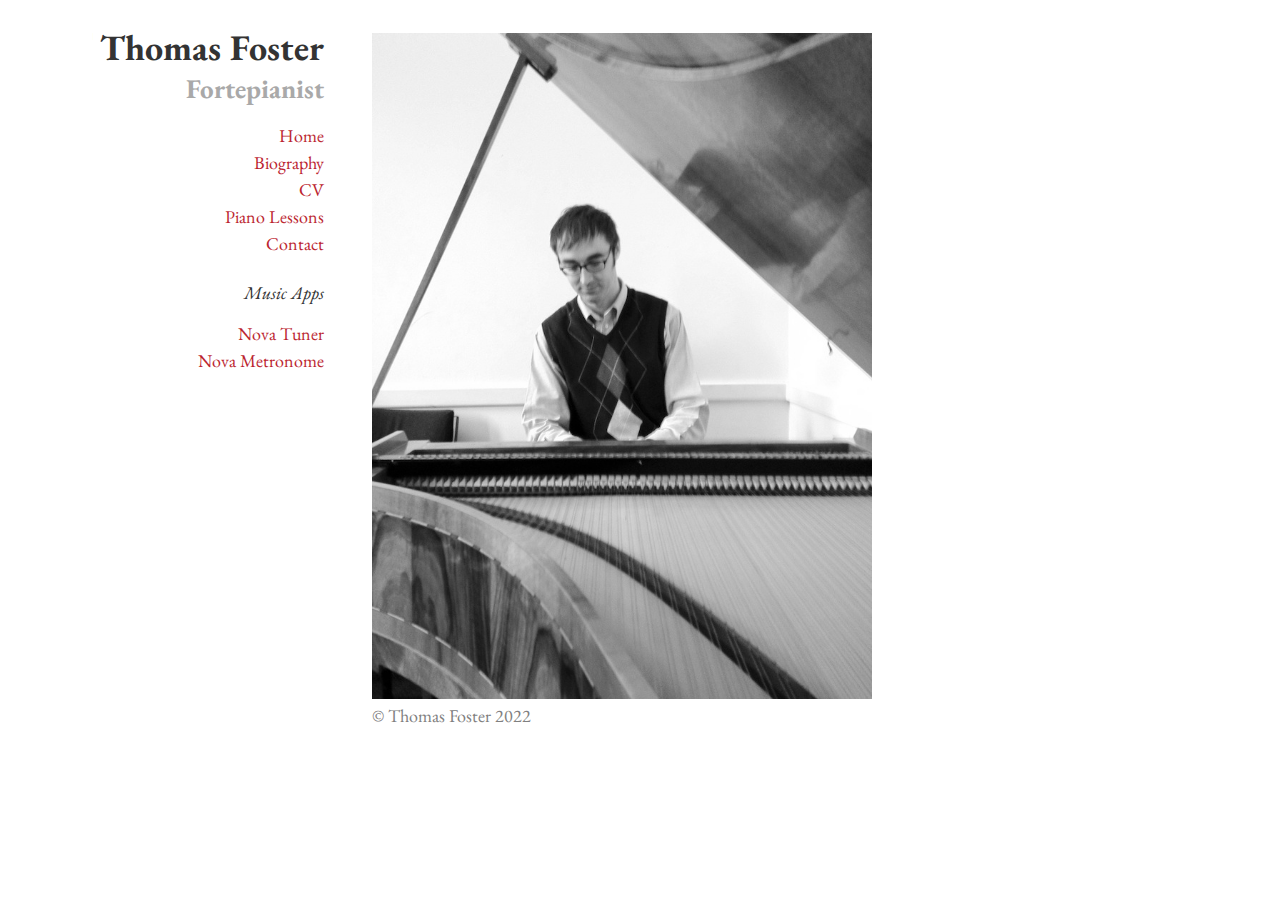
<file: public/index.html>
<!DOCTYPE html>
<html>
  <head>
    <title>Thomas Foster, fortepianist</title>
    <link href="sh.css" type="text/css" rel="stylesheet">
    <link href="https://fonts.googleapis.com/css?family=EB+Garamond:400,400i,700" rel="stylesheet">
  </head>
  <body>
    <div class="nav">
      <h1 class="title">Thomas Foster</h1>
      <h2 class="subtitle">Fortepianist</h2>
      <nav>
        <ul>
          <li> <a href="index.html">Home</a></li>
          <li><a href="bio.html">Biography</a></li>
          <li> <a href="cv.html">CV</a></li>
          <li> <a href="https://portersquarepiano.com" target="_blank">Piano Lessons</a></li>
          <li> <a href="contact.html">Contact</a></li>
        </ul>
      </nav>
      <p class="section">Music Apps</p>
      <nav> 
        <ul> 
          <li> <a href="novatuner.html">Nova Tuner</a></li>
          <li> <a href="novametronome.html">Nova Metronome</a></li>
        </ul>
      </nav>
    </div>
    <div class="content"><img class="resize" src="assets/photos/bw.jpg" alt="Thomas playing a fortepiano">
      <p class="copy">&copy; Thomas Foster 2022</p>
    </div>
  </body>
</html>
</file>
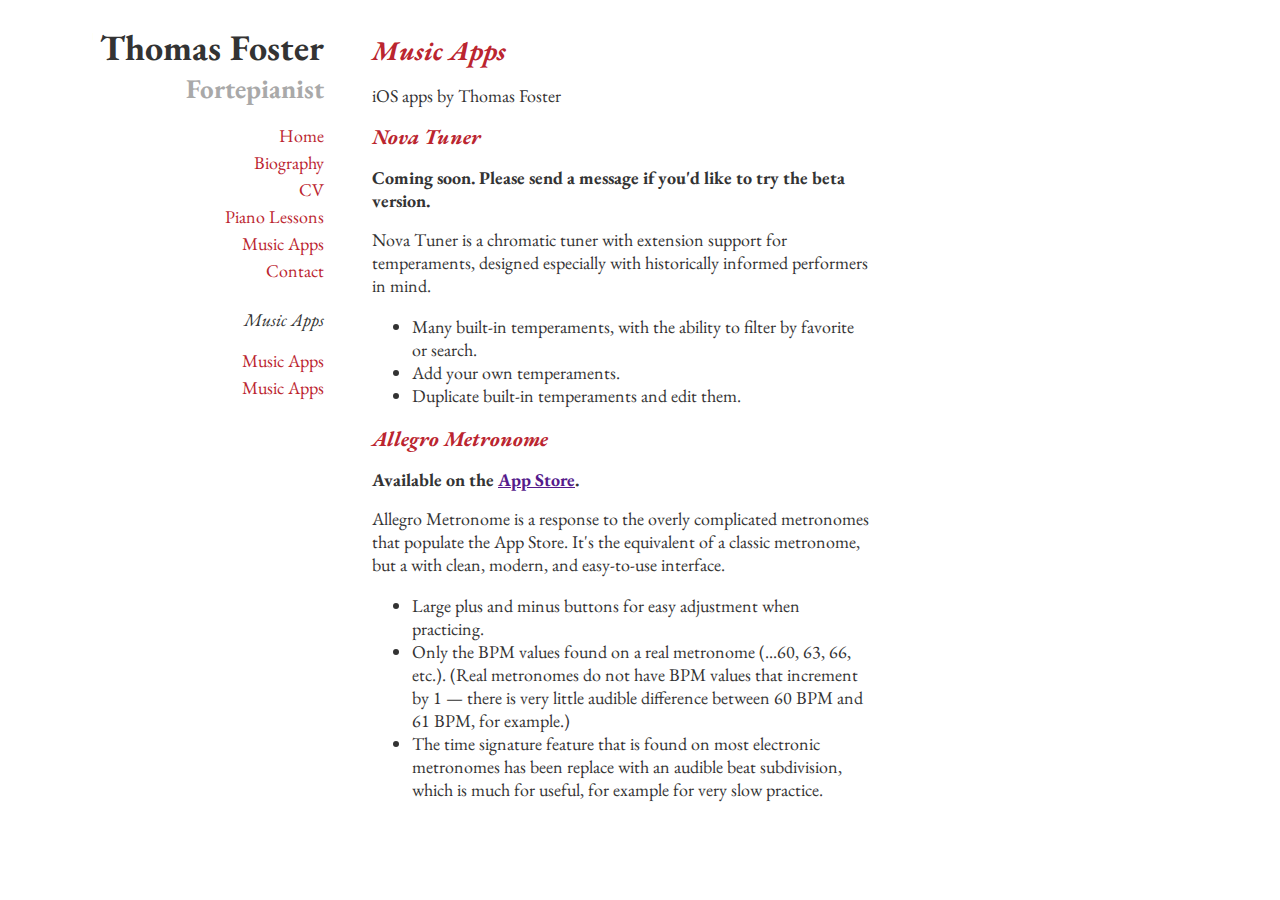
<file: public/apps.html>
<!DOCTYPE html>
<html>
  <head>
    <title>Thomas Foster, fortepianist</title>
    <link href="sh.css" type="text/css" rel="stylesheet">
    <link href="https://fonts.googleapis.com/css?family=EB+Garamond:400,400i,700" rel="stylesheet">
  </head>
  <body>
    <div class="nav">
      <h1 class="title">Thomas Foster</h1>
      <h2 class="subtitle">Fortepianist</h2>
      <nav>
        <ul>
          <li> <a href="index.html">Home</a></li>
          <li><a href="bio.html">Biography</a></li>
          <li> <a href="cv.html">CV</a></li>
          <li> <a href="https://portersquarepiano.com" target="_blank">Piano Lessons</a></li>
          <li> <a href="apps.html">Music Apps</a></li>
          <li> <a href="contact.html">Contact</a></li>
        </ul>
      </nav>
      <p class="section">Music Apps</p>
      <nav> 
        <ul> 
          <li> <a href="apps.html">Music Apps</a></li>
          <li> <a href="apps.html">Music Apps</a></li>
        </ul>
      </nav>
    </div>
    <div class="content">
      <h2>Music Apps</h2>
      <p>iOS apps by Thomas Foster</p>
      <h3>Nova Tuner</h3>
      <p> <strong>Coming soon. Please send a message if you'd like to try the beta version.</strong></p>
      <p>Nova Tuner is a chromatic tuner with extension support for temperaments, designed especially with historically informed performers in mind.</p>
      <ul> 
        <li>Many built-in temperaments, with the ability to filter by favorite or search.</li>
        <li>Add your own temperaments.</li>
        <li>Duplicate built-in temperaments and edit them.</li>
      </ul>
      <h3>Allegro Metronome</h3>
      <p> <strong>Available on the <a href="">App Store</a>.</strong></p>
      <p>
        Allegro Metronome is a response to the overly complicated metronomes that populate the App 
        Store. It's the equivalent of a classic metronome, but a with clean, modern, and easy-to-use interface.
      </p>
      <ul> 
        <li>Large plus and minus buttons for easy adjustment when practicing.</li>
        <li>Only the BPM values found on a real metronome (...60, 63, 66, etc.). (Real metronomes do not have BPM values that increment by 1 &mdash; there is very little audible difference between 60 BPM and 61 BPM, for example.)</li>
        <li>The time signature feature that is found on most electronic metronomes has been replace with an audible beat subdivision, which is much for useful, for example for very slow practice.</li>
      </ul>
    </div>
  </body>
</html>
</file>
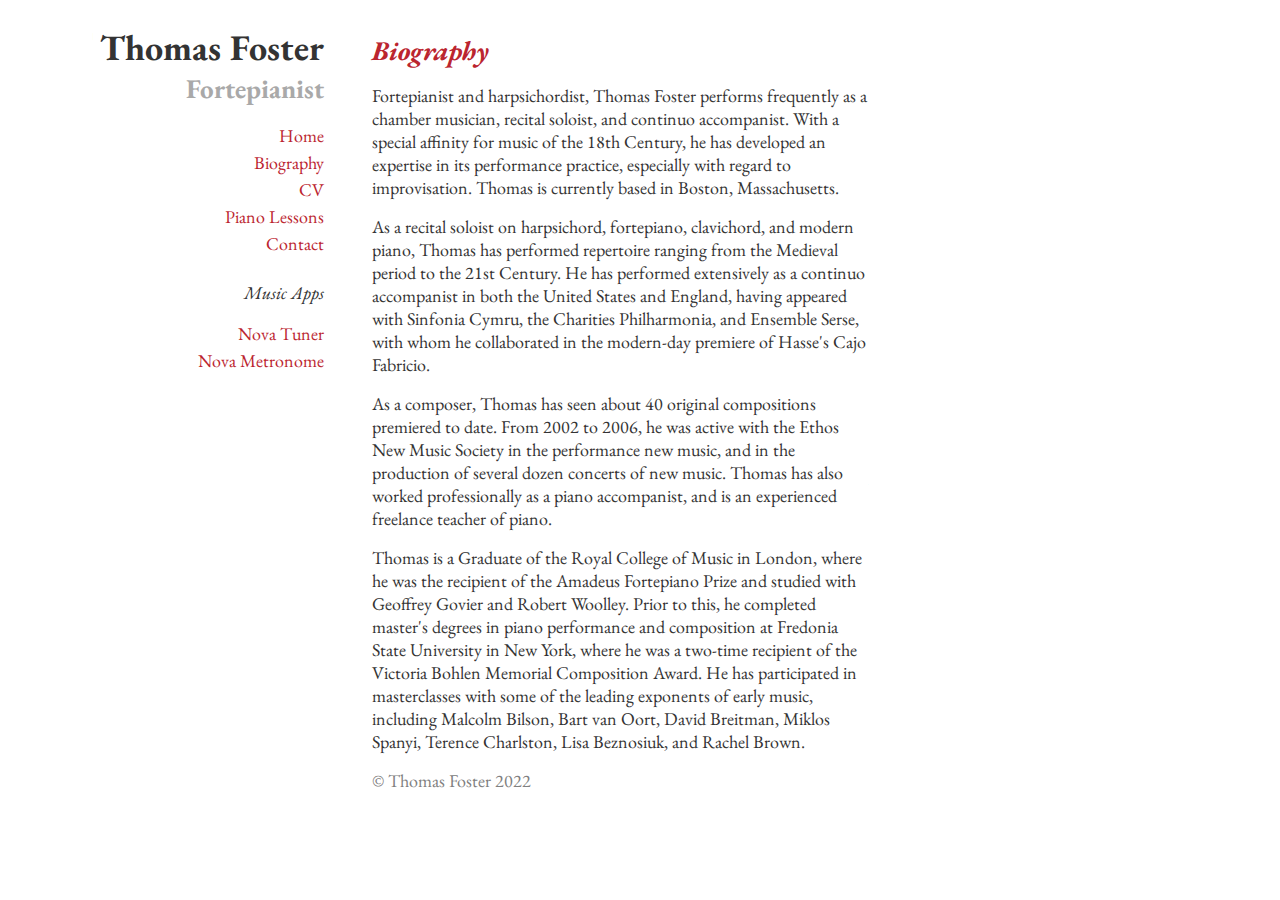
<file: public/bio.html>
<!DOCTYPE html>
<html>
  <head>
    <title>Thomas Foster, fortepianist</title>
    <link href="sh.css" type="text/css" rel="stylesheet">
    <link href="https://fonts.googleapis.com/css?family=EB+Garamond:400,400i,700" rel="stylesheet">
  </head>
  <body>
    <div class="nav">
      <h1 class="title">Thomas Foster</h1>
      <h2 class="subtitle">Fortepianist</h2>
      <nav>
        <ul>
          <li> <a href="index.html">Home</a></li>
          <li><a href="bio.html">Biography</a></li>
          <li> <a href="cv.html">CV</a></li>
          <li> <a href="https://portersquarepiano.com" target="_blank">Piano Lessons</a></li>
          <li> <a href="contact.html">Contact</a></li>
        </ul>
      </nav>
      <p class="section">Music Apps</p>
      <nav> 
        <ul> 
          <li> <a href="novatuner.html">Nova Tuner</a></li>
          <li> <a href="novametronome.html">Nova Metronome</a></li>
        </ul>
      </nav>
    </div>
    <div class="content">
      <h2>Biography</h2>
      <p>Fortepianist and harpsichordist, Thomas Foster performs frequently as a chamber musician, recital soloist, and continuo accompanist. With a special affinity for music of the 18th Century, he has developed an expertise in its performance practice, especially with regard to improvisation. Thomas is currently based in Boston, Massachusetts.</p>
      <p>As a recital soloist on harpsichord, fortepiano, clavichord, and modern piano, Thomas has performed repertoire ranging from the Medieval period to the 21st Century. He has performed extensively as a continuo accompanist in both the United States and England, having appeared with Sinfonia Cymru, the Charities Philharmonia, and Ensemble Serse, with whom he collaborated in the modern-day premiere of Hasse's Cajo Fabricio.</p>
      <p>
        As a composer, Thomas has seen about 40 original compositions premiered to date. From 2002 to 2006, he was active with the Ethos New Music Society in the performance new music, and in the production of several dozen concerts of new music. Thomas has also worked professionally as a piano accompanist, and is an experienced freelance teacher of piano.
        
      </p>
      <p>
        Thomas is a Graduate of the Royal College of Music in London, where he was the recipient of the Amadeus Fortepiano Prize and studied with Geoffrey Govier and Robert Woolley. Prior to this, he completed master's degrees in piano performance and composition at Fredonia State University in New York, where he was a two-time recipient of the Victoria Bohlen Memorial Composition Award. He has participated in masterclasses with some of the leading exponents of early music, including Malcolm Bilson, Bart van Oort, David Breitman, Miklos Spanyi, Terence Charlston, Lisa Beznosiuk, and Rachel Brown.
        
      </p>
      <p class="copy">&copy; Thomas Foster 2022</p>
    </div>
  </body>
</html>
</file>
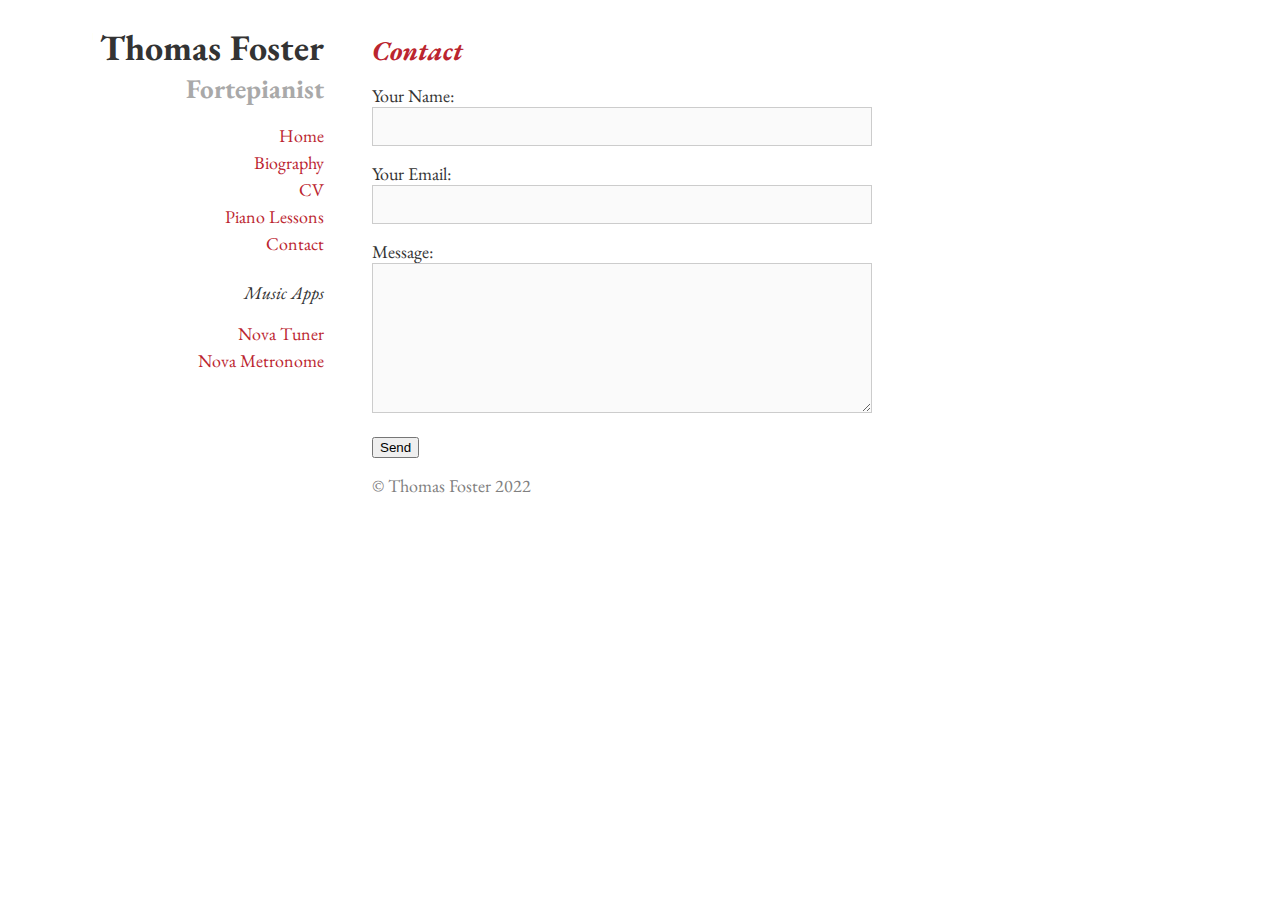
<file: public/contact.html>
<!DOCTYPE html>
<html>
  <head>
    <title>Thomas Foster, fortepianist</title>
    <link href="sh.css" type="text/css" rel="stylesheet">
    <link href="https://fonts.googleapis.com/css?family=EB+Garamond:400,400i,700" rel="stylesheet">
  </head>
  <body>
    <div class="nav">
      <h1 class="title">Thomas Foster</h1>
      <h2 class="subtitle">Fortepianist</h2>
      <nav>
        <ul>
          <li> <a href="index.html">Home</a></li>
          <li><a href="bio.html">Biography</a></li>
          <li> <a href="cv.html">CV</a></li>
          <li> <a href="https://portersquarepiano.com" target="_blank">Piano Lessons</a></li>
          <li> <a href="contact.html">Contact</a></li>
        </ul>
      </nav>
      <p class="section">Music Apps</p>
      <nav> 
        <ul> 
          <li> <a href="novatuner.html">Nova Tuner</a></li>
          <li> <a href="novametronome.html">Nova Metronome</a></li>
        </ul>
      </nav>
    </div>
    <div class="content">
      <h2>Contact</h2>
      <form name="contact" method="POST" data-netlify="true">
        <p>
          <label>Your Name:
            <input type="text" name="name">
          </label>
        </p>
        <p> 
          <label>Your Email: 
            <input type="email" name="email">
          </label>
        </p>
        <p> 
          <label>Message:
            <textarea name="message"></textarea>
          </label>
        </p>
        <p>
          <button type="submit">Send</button>
        </p>
      </form>
      <p class="copy">&copy; Thomas Foster 2022</p>
    </div>
  </body>
</html>
</file>
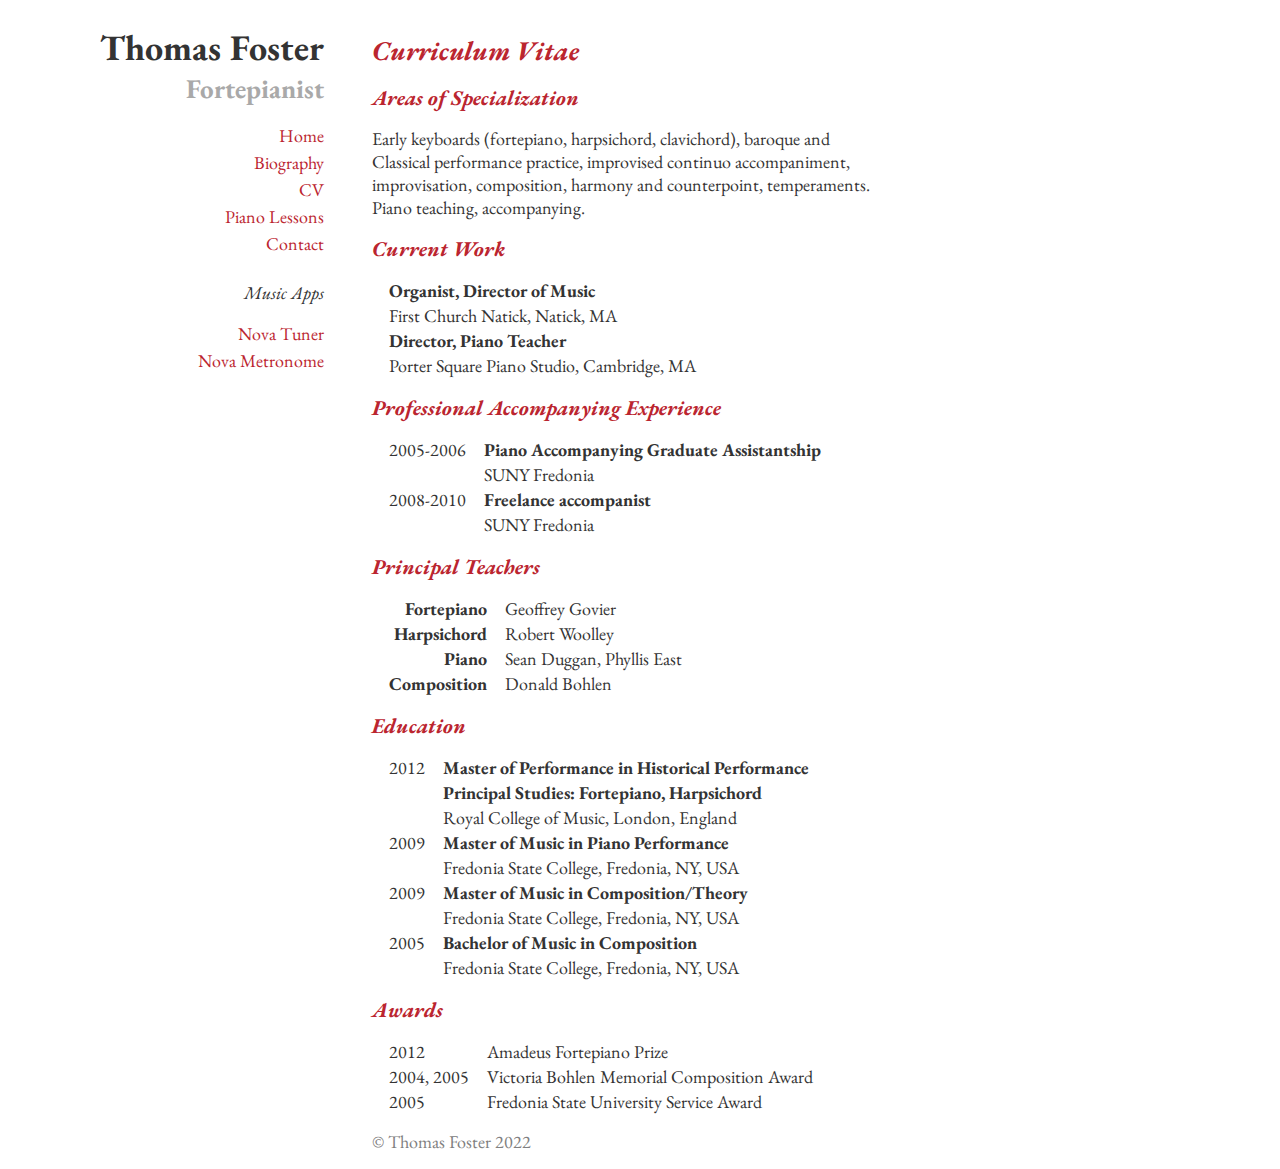
<file: public/cv.html>
<!DOCTYPE html>
<html>
  <head>
    <title>Thomas Foster, fortepianist</title>
    <link href="sh.css" type="text/css" rel="stylesheet">
    <link href="https://fonts.googleapis.com/css?family=EB+Garamond:400,400i,700" rel="stylesheet">
  </head>
  <body>
    <div class="nav">
      <h1 class="title">Thomas Foster</h1>
      <h2 class="subtitle">Fortepianist</h2>
      <nav>
        <ul>
          <li> <a href="index.html">Home</a></li>
          <li><a href="bio.html">Biography</a></li>
          <li> <a href="cv.html">CV</a></li>
          <li> <a href="https://portersquarepiano.com" target="_blank">Piano Lessons</a></li>
          <li> <a href="contact.html">Contact</a></li>
        </ul>
      </nav>
      <p class="section">Music Apps</p>
      <nav> 
        <ul> 
          <li> <a href="novatuner.html">Nova Tuner</a></li>
          <li> <a href="novametronome.html">Nova Metronome</a></li>
        </ul>
      </nav>
    </div>
    <div class="content">
      <h2>Curriculum Vitae</h2>
      <h3>Areas of Specialization </h3>
      <p>
        Early keyboards (fortepiano, harpsichord, clavichord), baroque and Classical performance practice, improvised continuo accompaniment, improvisation, composition, harmony and counterpoint, temperaments. Piano teaching, accompanying.
        
      </p>
      <h3>Current Work</h3>
      <table>
        <tr>
          <td> <strong>Organist, Director of Music</strong></td>
        </tr>
        <tr>
          <td>First Church Natick, Natick, MA</td>
        </tr>
        <tr>
          <td><strong>Director, Piano Teacher</strong></td>
        </tr>
        <tr>
          <td>Porter Square Piano Studio, Cambridge, MA</td>
        </tr>
      </table>
      <h3>Professional Accompanying Experience </h3>
      <table>
        <tr>
          <td>2005-2006</td>
          <td> <strong>Piano Accompanying Graduate Assistantship</strong></td>
        </tr>
        <tr>
          <td></td>
          <td>SUNY Fredonia</td>
        </tr>
        <tr>
          <td>2008-2010</td>
          <td> <strong>Freelance accompanist</strong></td>
        </tr>
        <tr> 
          <td> </td>
          <td>SUNY Fredonia</td>
        </tr>
      </table>
      <h3>Principal Teachers </h3>
      <table class="teacher-table">
        <tr>
          <td>Fortepiano </td>
          <td>Geoffrey Govier </td>
        </tr>
        <tr>
          <td>Harpsichord</td>
          <td>Robert Woolley </td>
        </tr>
        <tr>
          <td>Piano</td>
          <td>Sean Duggan, Phyllis East </td>
        </tr>
        <tr>
          <td>Composition </td>
          <td>Donald Bohlen </td>
        </tr>
      </table>
      <h3> Education</h3>
      <table id="education-table">
        <tr>
          <td> 2012 </td>
          <td> <strong>Master of Performance in Historical Performance</strong></td>
        </tr>
        <tr>
          <td></td>
          <td> <strong>Principal Studies: Fortepiano, Harpsichord</strong></td>
        </tr>
        <tr>
          <td></td>
          <td> Royal College of Music, London, England </td>
        </tr>
        <tr>
          <td> 2009 </td>
          <td> <strong>Master of Music in Piano Performance</strong></td>
        </tr>
        <tr>
          <td></td>
          <td> Fredonia State College, Fredonia, NY, USA </td>
        </tr>
        <tr>
          <td> 2009 </td>
          <td> <strong>Master of Music in Composition/Theory </strong></td>
        </tr>
        <tr>
          <td></td>
          <td> Fredonia State College, Fredonia, NY, USA </td>
        </tr>
        <tr>
          <td> 2005 </td>
          <td> <strong>Bachelor of Music in Composition </strong></td>
        </tr>
        <tr>
          <td></td>
          <td> Fredonia State College, Fredonia, NY, USA </td>
        </tr>
      </table>
      <h3> Awards </h3>
      <table>
        <tr>
          <td>2012</td>
          <td>Amadeus Fortepiano Prize</td>
        </tr>
        <tr>
          <td>2004, 2005</td>
          <td>Victoria Bohlen Memorial Composition Award</td>
        </tr>
        <tr>
          <td>2005</td>
          <td>Fredonia State University Service Award</td>
        </tr>
      </table>
      <p class="copy">&copy; Thomas Foster 2022</p>
    </div>
  </body>
</html>
</file>
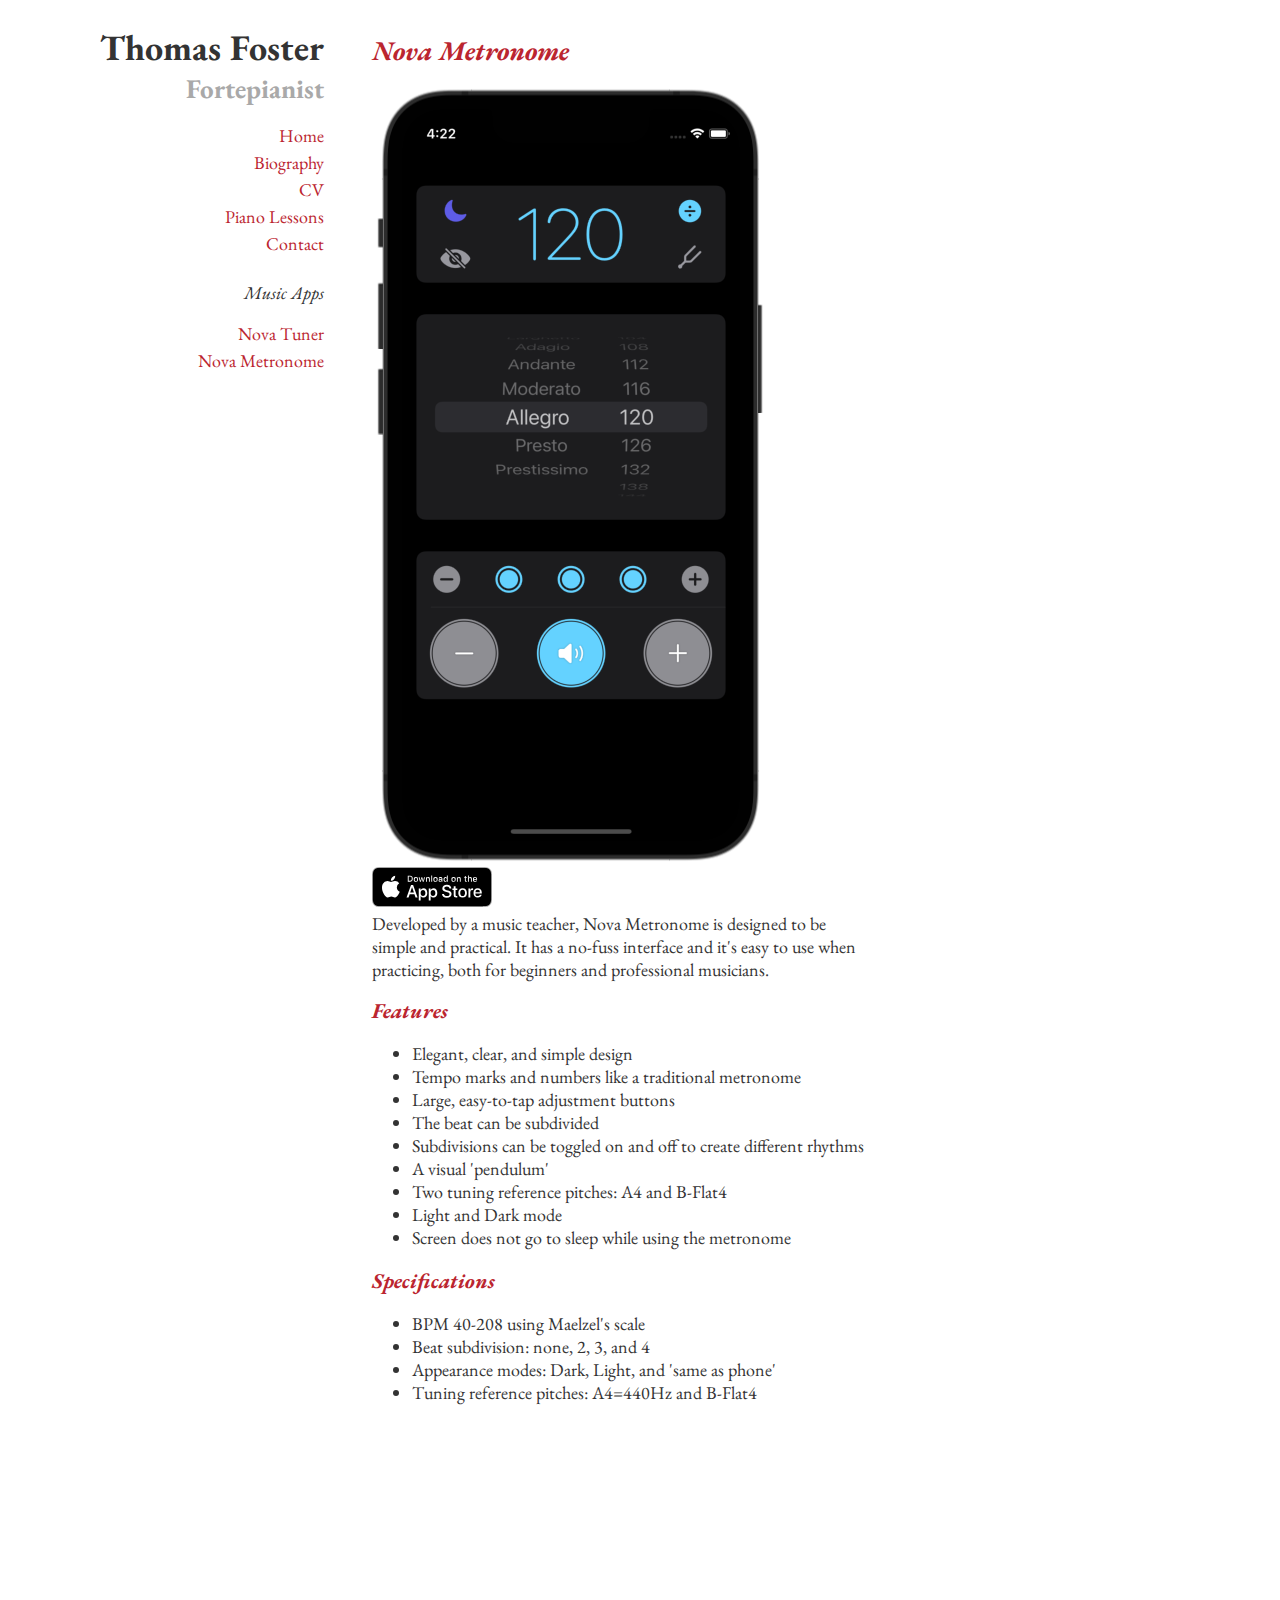
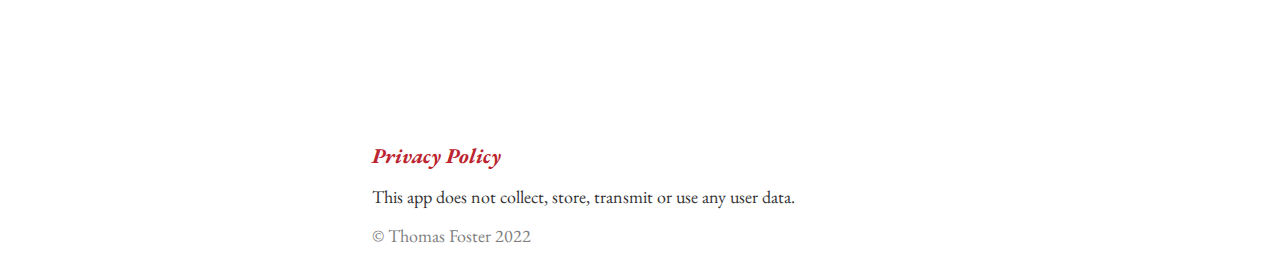
<file: public/novametronome.html>
<!DOCTYPE html>
<html>
  <head>
    <title>Thomas Foster, fortepianist</title>
    <link href="sh.css" type="text/css" rel="stylesheet">
    <link href="https://fonts.googleapis.com/css?family=EB+Garamond:400,400i,700" rel="stylesheet">
  </head>
  <body>
    <div class="nav">
      <h1 class="title">Thomas Foster</h1>
      <h2 class="subtitle">Fortepianist</h2>
      <nav>
        <ul>
          <li> <a href="index.html">Home</a></li>
          <li><a href="bio.html">Biography</a></li>
          <li> <a href="cv.html">CV</a></li>
          <li> <a href="https://portersquarepiano.com" target="_blank">Piano Lessons</a></li>
          <li> <a href="contact.html">Contact</a></li>
        </ul>
      </nav>
      <p class="section">Music Apps</p>
      <nav> 
        <ul> 
          <li> <a href="novatuner.html">Nova Tuner</a></li>
          <li> <a href="novametronome.html">Nova Metronome</a></li>
        </ul>
      </nav>
    </div>
    <div class="content">
      <h2>Nova Metronome</h2><img src="assets/photos/nova-metronome.png"><a href="https://apps.apple.com/us/app/nova-metronome/id1378147830" target="_blank" rel="noopener noreferrer"><img src="assets/photos/apple-badge.svg"></a>
      <p>Developed by a music teacher, Nova Metronome is designed to be simple and practical. It has a no-fuss interface and it's easy to use when practicing, both for beginners and professional musicians.</p>
      <h3>Features</h3>
      <ul>
        <li>Elegant, clear, and simple design</li>
        <li>Tempo marks and numbers like a traditional metronome</li>
        <li>Large, easy-to-tap adjustment buttons</li>
        <li>The beat can be subdivided</li>
        <li>Subdivisions can be toggled on and off to create different rhythms</li>
        <li>A visual 'pendulum'</li>
        <li>Two tuning reference pitches: A4 and B-Flat4</li>
        <li>Light and Dark mode</li>
        <li>Screen does not go to sleep while using the metronome</li>
      </ul>
      <h3>Specifications</h3>
      <ul>
        <li>BPM 40-208 using Maelzel's scale</li>
        <li>Beat subdivision: none, 2, 3, and 4</li>
        <li>Appearance modes: Dark, Light, and 'same as phone'</li>
        <li>Tuning reference pitches: A4=440Hz and B-Flat4</li>
      </ul>
      <iframe width="560" height="315" src="https://www.youtube.com/embed/GK3TcuQJTxU" title="YouTube video player" frameborder="0" allow="accelerometer; autoplay; clipboard-write; encrypted-media; gyroscope; picture-in-picture" allowfullscreen></iframe>
      <h3>Privacy Policy</h3>
      <p>This app does not collect, store, transmit or use any user data.</p>
      <p class="copy">&copy; Thomas Foster 2022</p>
    </div>
  </body>
</html>
</file>
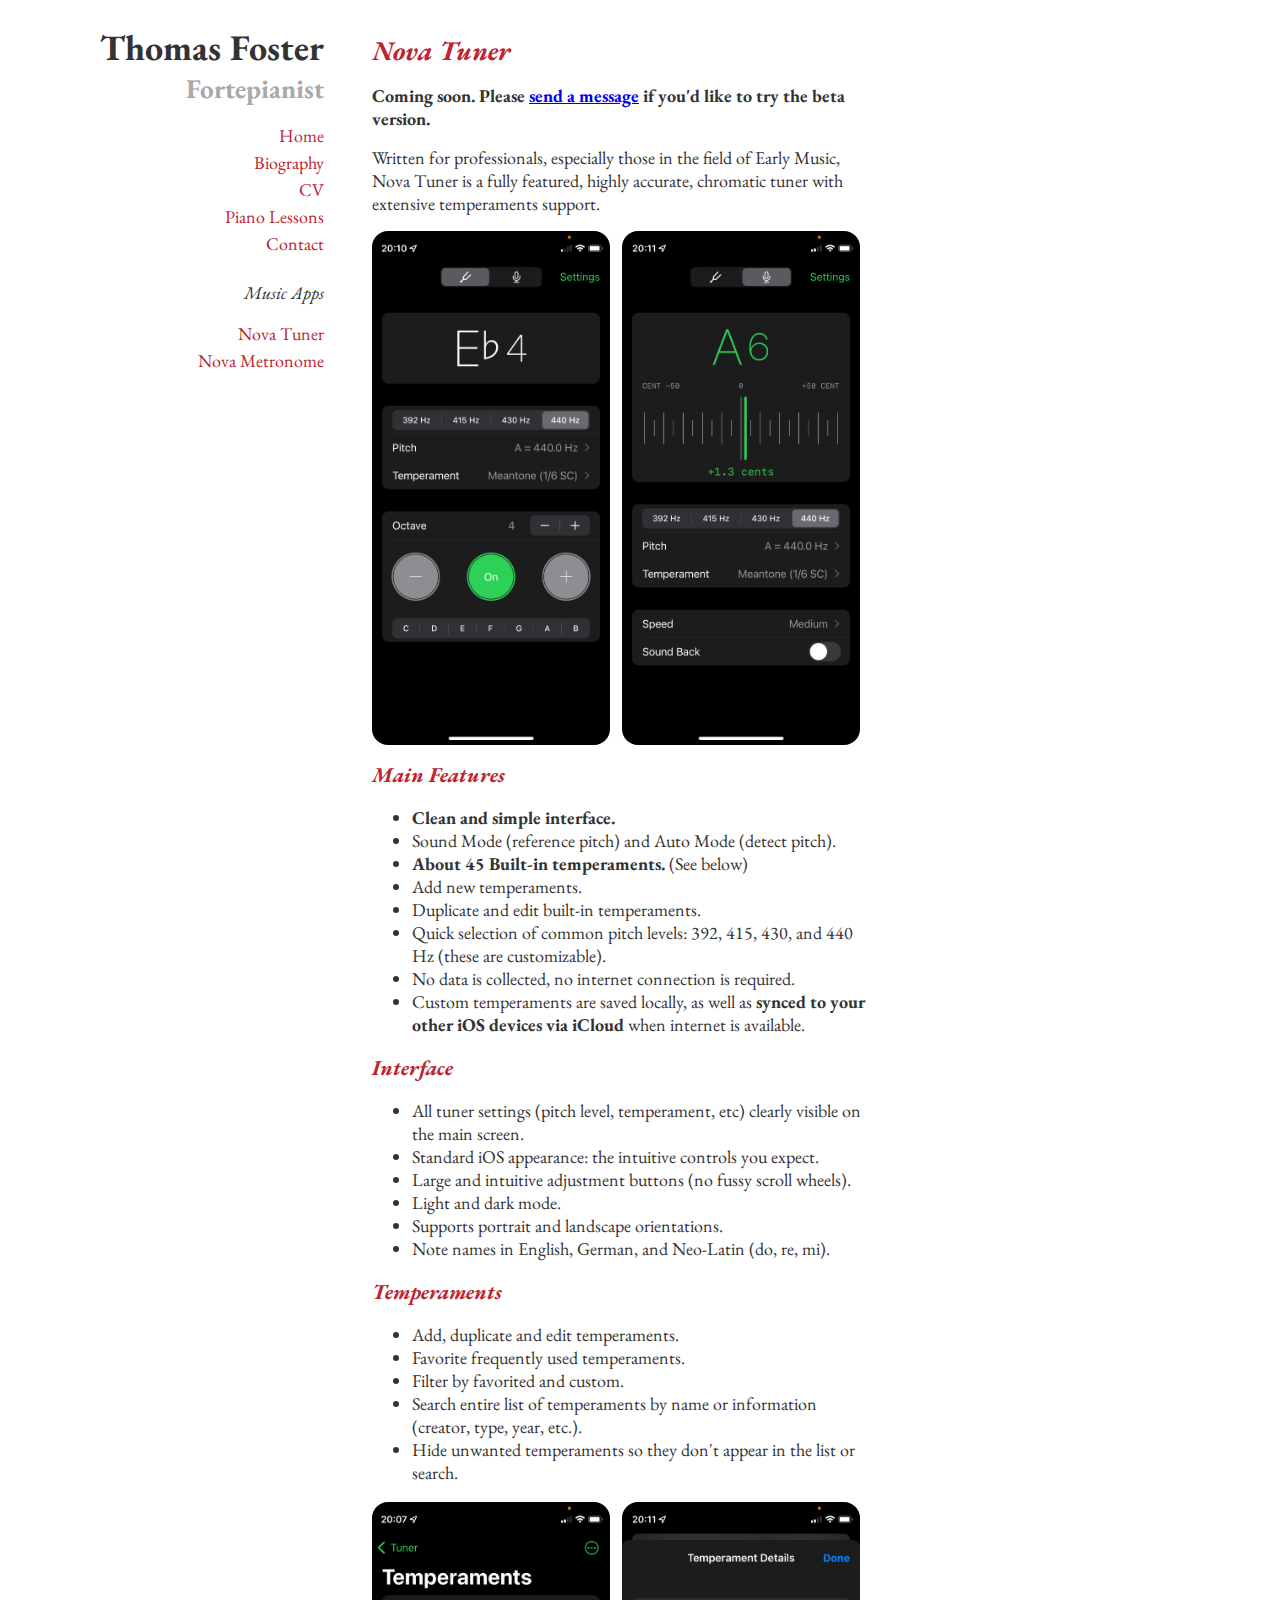
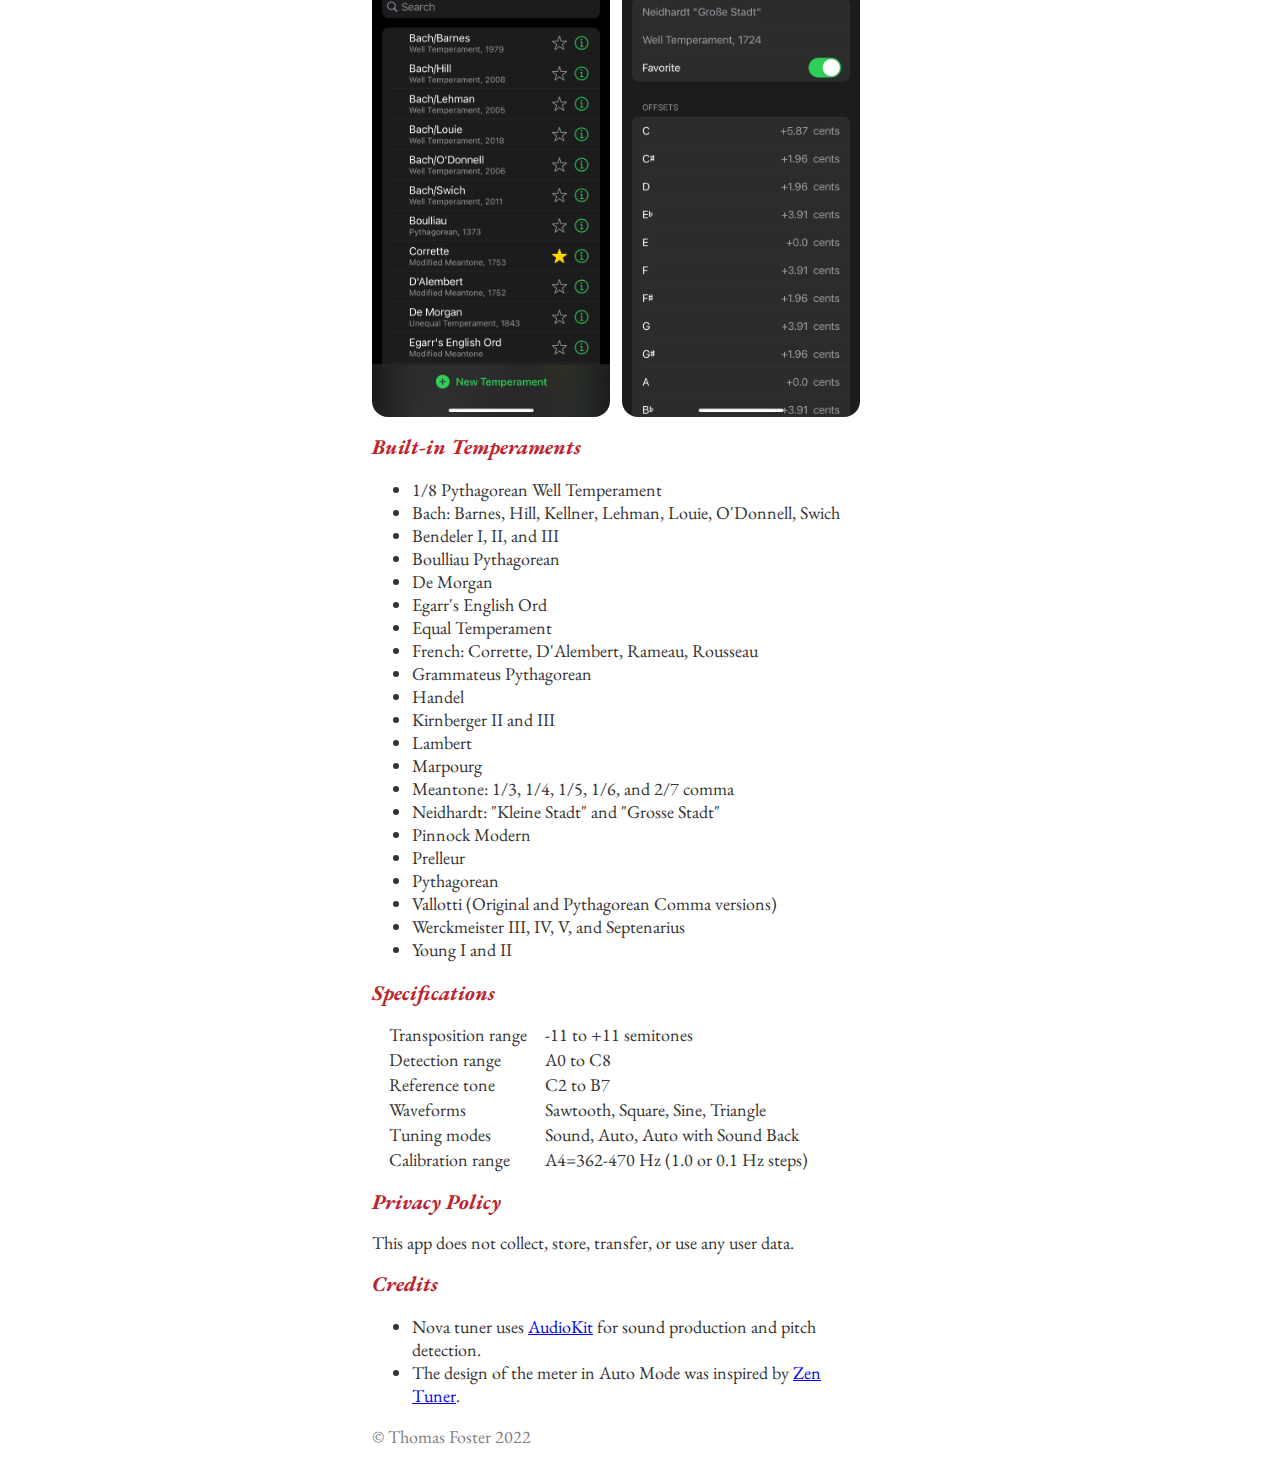
<file: public/novatuner.html>
<!DOCTYPE html>
<html>
  <head>
    <title>Thomas Foster, fortepianist</title>
    <link href="sh.css" type="text/css" rel="stylesheet">
    <link href="https://fonts.googleapis.com/css?family=EB+Garamond:400,400i,700" rel="stylesheet">
  </head>
  <body>
    <div class="nav">
      <h1 class="title">Thomas Foster</h1>
      <h2 class="subtitle">Fortepianist</h2>
      <nav>
        <ul>
          <li> <a href="index.html">Home</a></li>
          <li><a href="bio.html">Biography</a></li>
          <li> <a href="cv.html">CV</a></li>
          <li> <a href="https://portersquarepiano.com" target="_blank">Piano Lessons</a></li>
          <li> <a href="contact.html">Contact</a></li>
        </ul>
      </nav>
      <p class="section">Music Apps</p>
      <nav> 
        <ul> 
          <li> <a href="novatuner.html">Nova Tuner</a></li>
          <li> <a href="novametronome.html">Nova Metronome</a></li>
        </ul>
      </nav>
    </div>
    <div class="content">
      <h2>Nova Tuner</h2>
      <p> <strong>Coming soon. Please <a href="contact.html">send a message</a> if you'd like to try the beta version.</strong></p>
      <p>Written for professionals, especially those in the field of Early Music, Nova Tuner is a fully featured, highly accurate, chromatic tuner with extensive temperaments support.</p>
      <!--p Nova Tuner was written by a professional fortepianist and harpsichord. During its development, numerous experts in the field were consulted and the accuracy of temperaments has been checked carefully.-->
      <div class="row">
        <div class="column"><img class="app" src="assets/photos/sound-mode.png" alt="sound mode" style="width:95%"></div>
        <div class="column"><img class="app" src="assets/photos/auto-mode.png" alt="auto mode" style="width:95%"></div>
      </div>
      <h3>Main Features</h3>
      <ul> 
        <li><strong>Clean and simple interface.</strong></li>
        <li>Sound Mode (reference pitch) and Auto Mode (detect pitch).</li>
        <li> <strong>About 45 Built-in temperaments.</strong> (See below)</li>
        <li>Add new temperaments.</li>
        <li>Duplicate and edit built-in temperaments.</li>
        <li>Quick selection of common pitch levels: 392, 415, 430, and 440 Hz (these are customizable).</li>
        <li>No data is collected, no internet connection is required.</li>
        <li>Custom temperaments are saved locally, as well as <strong>synced to your other iOS devices via iCloud</strong> when internet is available.</li>
      </ul>
      <h3>Interface</h3>
      <ul>
        <li>All tuner settings (pitch level, temperament, etc) clearly visible on the main screen.</li>
        <li>Standard iOS appearance: the intuitive controls you expect.</li>
        <li>Large and intuitive adjustment buttons (no fussy scroll wheels).</li>
        <li>Light and dark mode.</li>
        <li>Supports portrait and landscape orientations.</li>
        <li>Note names in English, German, and Neo-Latin (do, re, mi).</li>
      </ul>
      <h3>Temperaments</h3>
      <ul>
        <li>Add, duplicate and edit temperaments.</li>
        <li>Favorite frequently used temperaments.</li>
        <li>Filter by favorited and custom.</li>
        <li>Search entire list of temperaments by name or information (creator, type, year, etc.).</li>
        <li>Hide unwanted temperaments so they don't appear in the list or search.</li>
      </ul>
      <div class="row">
        <div class="column"><img class="app" src="assets/photos/temperaments.png" alt="temperaments" style="width:95%"></div>
        <div class="column"><img class="app" src="assets/photos/temperament-details.png" alt="auto mode" style="width:95%"></div>
      </div>
      <h3>Built-in Temperaments</h3>
      <ul>
        <li>1/8 Pythagorean Well Temperament </li>
        <li>Bach: Barnes, Hill, Kellner, Lehman, Louie, O'Donnell, Swich</li>
        <li>Bendeler I, II, and III</li>
        <li>Boulliau Pythagorean</li>
        <li>De Morgan</li>
        <li>Egarr's English Ord</li>
        <li>Equal Temperament</li>
        <li>French: Corrette, D'Alembert, Rameau, Rousseau</li>
        <li>Grammateus Pythagorean</li>
        <li>Handel</li>
        <li>Kirnberger II and III</li>
        <li>Lambert</li>
        <li>Marpourg</li>
        <li>Meantone: 1/3, 1/4, 1/5, 1/6, and 2/7 comma</li>
        <li>Neidhardt: "Kleine Stadt" and "Grosse Stadt"</li>
        <li>Pinnock Modern</li>
        <li>Prelleur</li>
        <li>Pythagorean</li>
        <li>Vallotti (Original and Pythagorean Comma versions)</li>
        <li>Werckmeister III, IV, V, and Septenarius</li>
        <li>Young I and II</li>
      </ul>
      <h3>Specifications</h3>
      <table>
        <tr>
          <td>Transposition range</td>
          <td>-11 to +11 semitones</td>
        </tr>
        <tr>
          <td>Detection range</td>
          <td>A0 to C8</td>
        </tr>
        <tr>
          <td>Reference tone</td>
          <td>C2 to B7</td>
        </tr>
        <tr> 
          <td>Waveforms</td>
          <td>Sawtooth, Square, Sine, Triangle</td>
        </tr>
        <tr>
          <td>Tuning modes </td>
          <td>Sound, Auto, Auto with Sound Back</td>
        </tr>
        <tr>
          <td>Calibration range </td>
          <td>A4=362-470 Hz (1.0 or 0.1 Hz steps)</td>
        </tr>
      </table>
      <h3>Privacy Policy</h3>
      <p>This app does not collect, store, transfer, or use any user data.</p>
      <h3>Credits</h3>
      <ul>
        <li>Nova tuner uses <a href="https://audiokit.io">AudioKit</a> for sound production and pitch detection.</li>
        <li>The design of the meter in Auto Mode was inspired by <a href="https://github.com/jpsim/ZenTuner">Zen Tuner</a>.</li>
      </ul>
      <p class="copy">&copy; Thomas Foster 2022</p>
    </div>
  </body>
</html>
</file>
<file: public/sh.css>
body {
	font-family: 'EB Garamond', serif;
    font-size: 18px;
    color: #333;
    padding: 1rem;
	/* margin-left: 64px; */
	/* margin-right: 64px; */
    width: 1000px;
}

h1, h2, h3, h4, h5 {
    font-style: italic;
	color: rgb(187, 37, 47);
    margin: 0;
    margin-bottom: 1rem;
    padding: 0;
}

h1.title {
    color: #333;
    font-style: normal;
    margin-bottom: 0;
}

h2.subtitle {
    color: darkgrey;
    font-style: normal;
}

p {
    margin-top: 0;
    margin-bottom: 1rem;
}

img.resize {
	width: 100%;
}

img.app {
    border-radius: 16px;
}

.column {
    display: flex;
    flex-direction: column;
    flex-basis: 100%;
    flex: 1;
    padding-bottom: 1rem;
  }

.row {
    display: flex;
    flex-direction: row;
    flex-wrap: wrap;
    width: 100%;
}

.menu {
	color:			rgb(187, 37, 47);
}

.bordered {
	border: 1px solid lightgray;
	padding: 16px;
	width: 100%;
}

.content {
	float: left;
	width: 500px;
    padding-top: 9px
}

.nav {
	float: left;
	width: 300px;
    text-align: right;
    padding-right: 48px;
}

nav {
    line-height:	1.5;
    padding-bottom: 1rem;
}

nav ul {
	padding-left: 0;
	list-style-type: none;
	margin:	0 auto;
}

nav a {
	color:			rgb(187, 37, 47);
	text-decoration: none;
}

nav a:hover {
	color:			darkgray;
}

.section {
    padding-top: 0.5rem;
    font-style: italic;
}

.copy {
	clear: both;
	color: gray;
}

/* TABLES */

table {
    margin-bottom: 1rem;
    border-collapse: separate;
    border-spacing: 1rem 0;
}

.teacher-table td:first-child {
    text-align: right;
    font-weight: bold;
}

/* FORM */

/*
form {
    margin-bottom: 2em;
    padding: 1.5em 2em;
    background: #f4f7f8;
    border-radius: 1em;
}
*/

fieldset {
    margin-left: -7px;
    margin-top: 1em;
    border: none;
}

.caption-text {
    font-size: 12px;
    margin-bottom: 1.5em;
    display: block;
}

/*
label {
    display: block;
    margin-bottom: 1ex;
}
*/

textarea {
    height: 150px;
}

input[type='text'],
input[type='email'],
input[type='tel'],
textarea {
    background: rgba(255, 255, 255, 0.1);
    background-color: rgb(250, 250, 250);
    border: 1px solid rgb(204, 204, 204);
    font-size: 15px;
    margin: 0;
    outline: 0;
    padding: 10px;
    width: 100%;
    box-sizing: border-box;
    color: #333;
}

input[type='text']:focus,
input[type='email']:focus,
input[type='tel']:focus,
textarea:focus {
    background: #e6ebee;
}

.option-text {
    font-size: 14px;
}

input[type='submit'] {
    color: white;
    background: rgb(187, 37, 47);
    padding: 1em;
    font-size: 18px;
    font-weight: bold;
    width: 100%;
    border: 0;
    border-radius: 4px;
}

input[type='submit']:hover {
    filter: brightness(85%);
}

.url-field {
    display: none;
}
</file>
